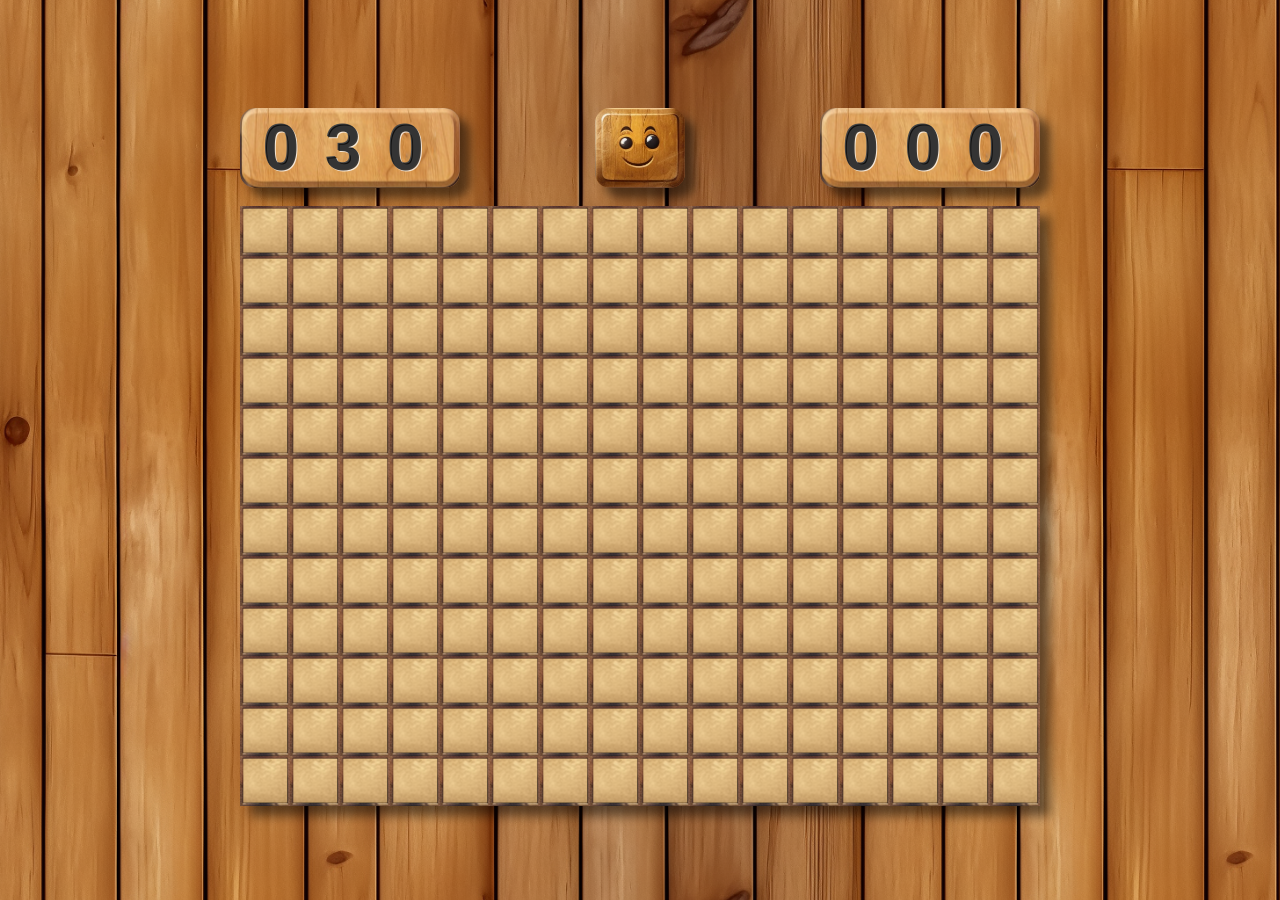
<file: index.html>
<!DOCTYPE html>
<html lang="en">
<head>
    <meta charset="UTF-8">
    <meta name="viewport" content="width=device-width, initial-scale=1.0">
    <title>Minesweeper</title>
    <link href="https://fonts.cdnfonts.com/css/caveat" rel="stylesheet">
    <link rel="stylesheet" href="minesweeper.css">
</head>
<body>
    <main>
        <div id="control-panel">
          <div class="text-on-image">
            <img id="counter" class="ui-element" src="assets/counter.png" height="80">
            <span id="mine-count" class="number-overlay">000</span>
          </div>
          <img id="action-button" class="button ui-element" src="assets/button-start.png" height="80">
          <div class="text-on-image">
            <img id="timer" class="ui-element" src="assets/counter.png" height="80">
            <span id="time" class="number-overlay">000</span>
          </div>
        </div>
        <canvas id="myCanvas" class="ui-element" width="800" height="600"></canvas>
      </main>
      <img id="hidden" src="assets/hidden.png" style="display: none;">
      <img id="mine" src="assets/mine.png" style="display: none;">
      <img id="exploded-mine" src="assets/exploded-mine.png" style="display: none;">
      <img id="field-0" src="assets/0.png" style="display: none;">
      <img id="field-1" src="assets/1.png" style="display: none;">
      <img id="field-2" src="assets/2.png" style="display: none;">
      <img id="field-3" src="assets/3.png" style="display: none;">
      <img id="field-4" src="assets/4.png" style="display: none;">
      <img id="field-5" src="assets/5.png" style="display: none;">
      <img id="field-6" src="assets/6.png" style="display: none;">
      <img id="field-7" src="assets/7.png" style="display: none;">
      <img id="field-8" src="assets/8.png" style="display: none;">
      <img id="flag" src="assets/flag.png" style="display: none;">
      <img id="flagged-wrong" src="assets/flagged-wrong.png" style="display: none;">
      <script src="minesweeper.js"></script>
</body>
</html>
</file>
<file: minesweeper.css>
* {
    box-sizing: border-box;
    user-select: none;
  }
  
  html, body {
    height: 100%;
    margin: 0;
    display: flex;
    flex-direction: column;
    align-items: center;
    justify-content: center;
    font-family: 'Caveat', sans-serif;
  }
  
  body {
    background-image: url("assets/wooden_background.png");
    background-size: contain;
    background-repeat: repeat;
    background-position-y: 18vh;
  }
  
  #control-panel {
    display: flex;
    align-items: center;
    justify-content: space-between;
    margin: 2vh 0;
  }
  
  .button {
    cursor: pointer;
  }
  
  .button,
  #counter,
  #timer {
    border-radius: 15px;
  }
  
  .ui-element {
    box-shadow: 10px 10px 10px rgba(0, 0, 0, 0.5);
  }
  
  .text-on-image {
    position: relative;
    display: flex;
    justify-content: center;
    align-items: center;
  }
  
  .number-overlay {
    position: absolute;
    text-align: center;
    width: 100%;
    font-size: 48pt;
    font-weight: bold;
    padding-left: 10pt;
    letter-spacing: 20pt;
    color: rgba(0, 0, 0, 0.75);
    text-shadow: 1px 1px rgba(255, 255, 255, 0.75), -1px -1px #444;
  }
</file>
